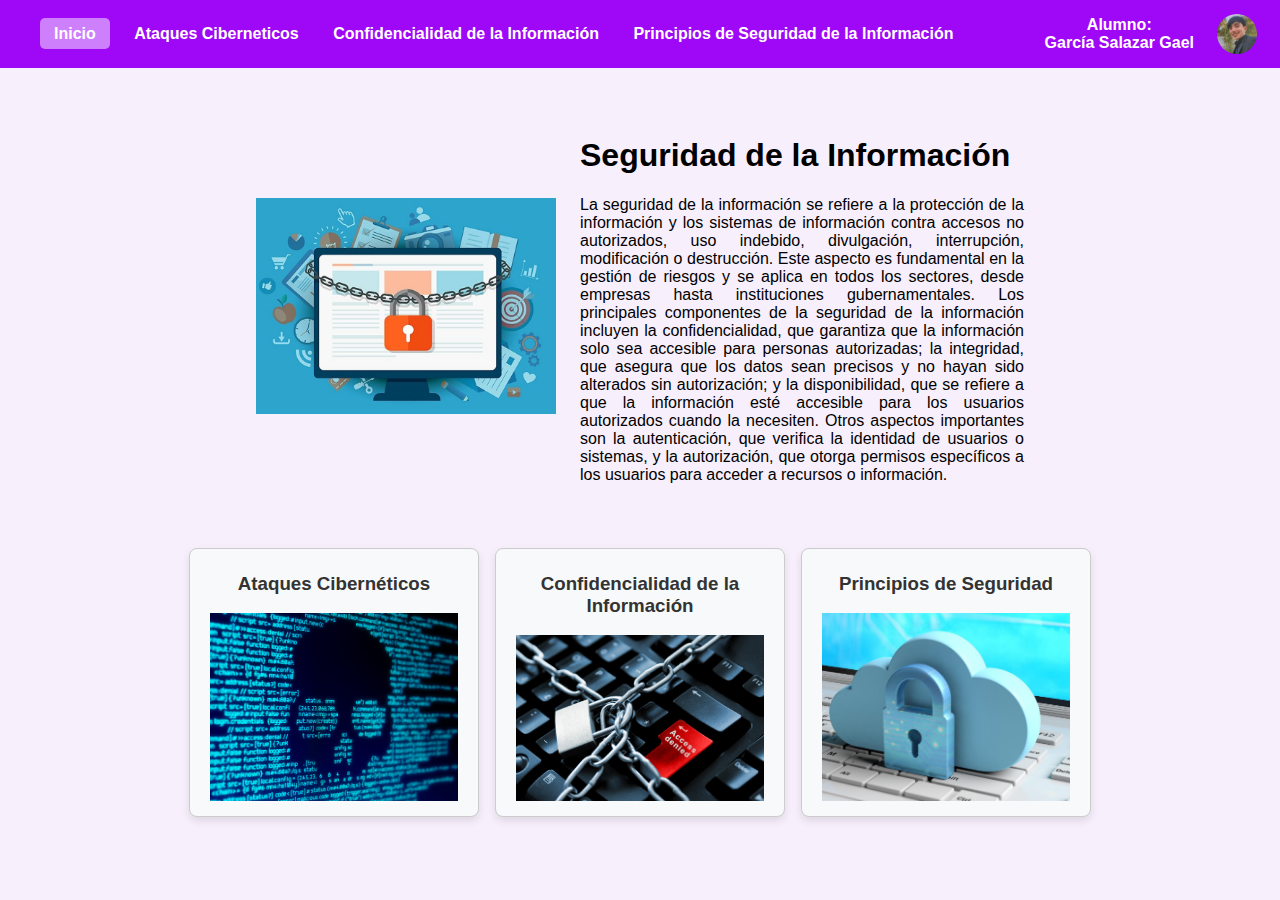
<file: index.html>
<!DOCTYPE html>
<html lang="en">
  <head>
    <meta charset="UTF-8" />
    <meta name="viewport" content="width=device-width, initial-scale=1.0" />
    <title>Seguridad de la Información</title>
    <link href="css/style.css" rel="stylesheet" />
    <link href="css/header.css" rel="stylesheet" />
    <link rel="icon" href="assets/favicon2.png" type="image/x-icon" />
  </head>
  <header id="navbar">
    <ul class="list">
      <li class="sections">
        <a href="index.html" class="button">Inicio</a>
        <a href="pages/cyber_attacks.html" class="link" id="attacksLink"
          >Ataques Ciberneticos</a
        >
        <a
          href="pages/information_confidentiality.html"
          class="link"
          id="confidentialityLink"
          >Confidencialidad de la Información</a
        >
        <a
          href="pages/information_security_principles.html"
          class="link"
          id="principlesLink"
          >Principios de Seguridad de la Información</a
        >
      </li>
      <li class="info">
        <p>
          Alumno: <br />

          García Salazar Gael
        </p>
        <img
          src="assets/profile.jpeg"
          alt="imagen del alumno"
          id="profile_image"
        />
      </li>
    </ul>
  </header>
  <body>
    <main class="info_block">
      <div class="image_container">
        <img
          src="assets/seguridad_infor.jpg"
          alt="Seguridad Informática"
          class="image"
        />
      </div>
      <div class="text_container">
        <h1 id="main_title">Seguridad de la Información</h1>
        <p class="text_info">
          La seguridad de la información se refiere a la protección de la
          información y los sistemas de información contra accesos no
          autorizados, uso indebido, divulgación, interrupción, modificación o
          destrucción. Este aspecto es fundamental en la gestión de riesgos y se
          aplica en todos los sectores, desde empresas hasta instituciones
          gubernamentales. Los principales componentes de la seguridad de la
          información incluyen la confidencialidad, que garantiza que la
          información solo sea accesible para personas autorizadas; la
          integridad, que asegura que los datos sean precisos y no hayan sido
          alterados sin autorización; y la disponibilidad, que se refiere a que
          la información esté accesible para los usuarios autorizados cuando la
          necesiten. Otros aspectos importantes son la autenticación, que
          verifica la identidad de usuarios o sistemas, y la autorización, que
          otorga permisos específicos a los usuarios para acceder a recursos o
          información.
        </p>
      </div>
    </main>
    <div class="cards_container">
      <a href="pages/cyber_attacks.html" class="card"
        ><h3>Ataques Cibernéticos</h3>
        <img src="assets/ataques_ciber.jpg" alt="" class="image_card"
      /></a>
      <a href="pages/information_confidentiality.html" class="card">
        <h3>Confidencialidad de la Información</h3>
        <img src="assets/confident_info.jpg" alt="" class="image_card"
      /></a>
      <a href="pages/information_security_principles.html" class="card">
        <h3>Principios de Seguridad</h3>
        <img src="assets/security_prin.webp" alt="" class="image_card"
      /></a>
    </div>
  </body>
</html>
</file>
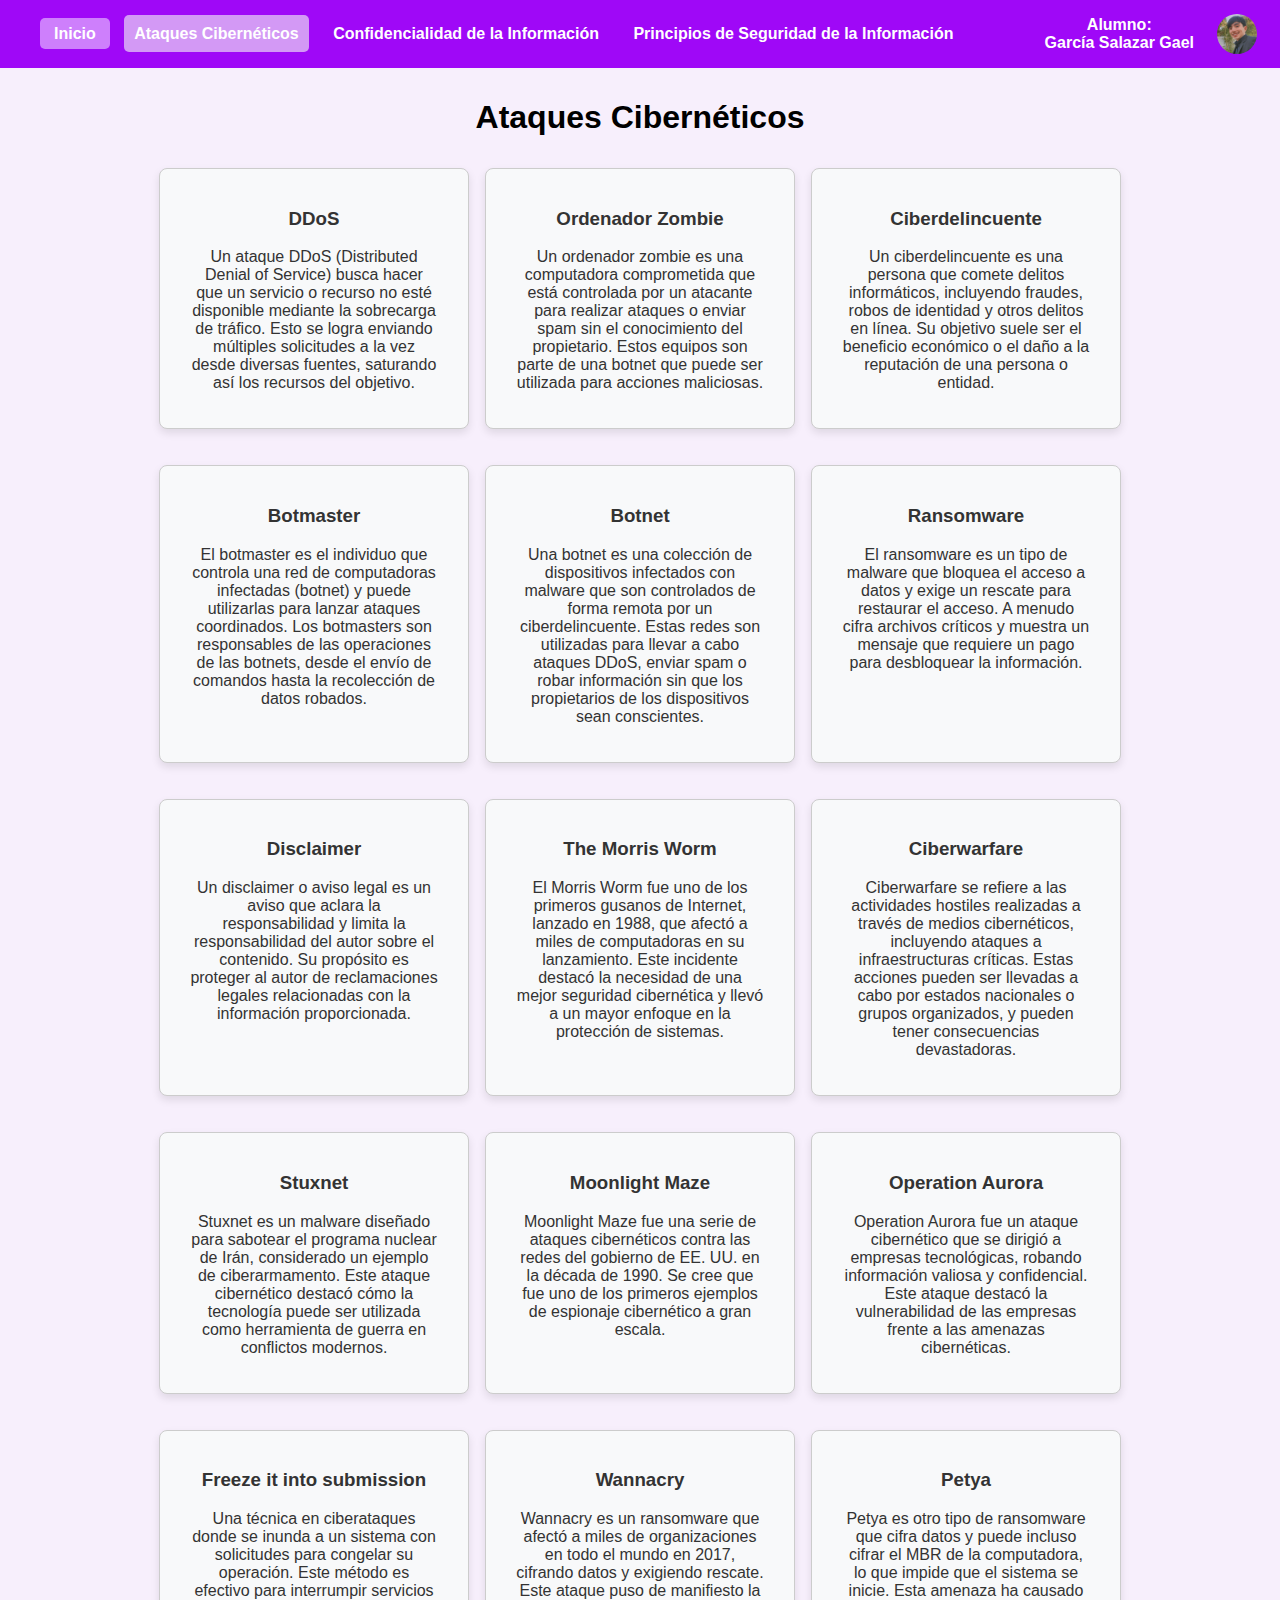
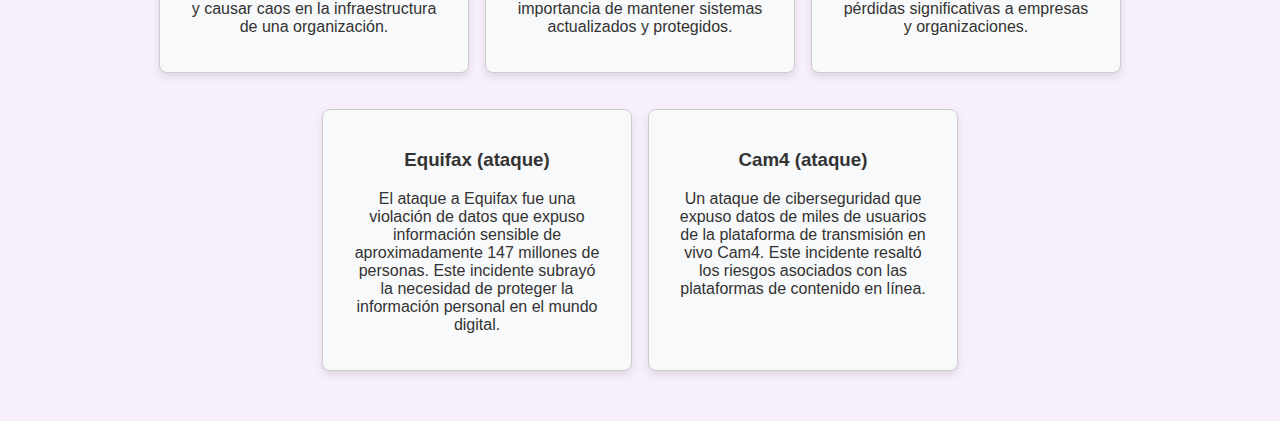
<file: pages/cyber_attacks.html>
<!DOCTYPE html>
<html lang="en">
  <head>
    <meta charset="UTF-8" />
    <meta name="viewport" content="width=device-width, initial-scale=1.0" />
    <title>Ataques Cibernéticos</title>
    <link href="../css/sections.css" rel="stylesheet" />
    <link href="../css/header.css" rel="stylesheet" />
    <link rel="icon" href="../assets/favicon2.png" type="image/x-icon" />
  </head>
  <header id="navbar">
    <ul class="list">
      <li class="sections">
        <a href="../index.html" class="button">Inicio</a>
        <a href="cyber_attacks.html" class="link" id="attacksLink"
          >Ataques Cibernéticos</a
        >
        <a
          href="information_confidentiality.html"
          class="link"
          id="confidentialityLink"
          >Confidencialidad de la Información</a
        >
        <a
          href="information_security_principles.html"
          class="link"
          id="principlesLink"
          >Principios de Seguridad de la Información</a
        >
      </li>
      <li class="info">
        <p>
          Alumno: <br />

          García Salazar Gael
        </p>
        <img
          src="../assets/profile.jpeg"
          alt="imagen del alumno"
          id="profile_image"
        />
      </li>
    </ul>
  </header>
  <body>
    <h1 id="title">Ataques Cibernéticos</h1>
    <div class="cards_container">
      <div class="card">
        <h3>DDoS</h3>
        <p>
          Un ataque DDoS (Distributed Denial of Service) busca hacer que un
          servicio o recurso no esté disponible mediante la sobrecarga de
          tráfico. Esto se logra enviando múltiples solicitudes a la vez desde
          diversas fuentes, saturando así los recursos del objetivo.
        </p>
      </div>

      <div class="card">
        <h3>Ordenador Zombie</h3>
        <p>
          Un ordenador zombie es una computadora comprometida que está
          controlada por un atacante para realizar ataques o enviar spam sin el
          conocimiento del propietario. Estos equipos son parte de una botnet
          que puede ser utilizada para acciones maliciosas.
        </p>
      </div>

      <div class="card">
        <h3>Ciberdelincuente</h3>
        <p>
          Un ciberdelincuente es una persona que comete delitos informáticos,
          incluyendo fraudes, robos de identidad y otros delitos en línea. Su
          objetivo suele ser el beneficio económico o el daño a la reputación de
          una persona o entidad.
        </p>
      </div>

      <div class="card">
        <h3>Botmaster</h3>
        <p>
          El botmaster es el individuo que controla una red de computadoras
          infectadas (botnet) y puede utilizarlas para lanzar ataques
          coordinados. Los botmasters son responsables de las operaciones de las
          botnets, desde el envío de comandos hasta la recolección de datos
          robados.
        </p>
      </div>

      <div class="card">
        <h3>Botnet</h3>
        <p>
          Una botnet es una colección de dispositivos infectados con malware que
          son controlados de forma remota por un ciberdelincuente. Estas redes
          son utilizadas para llevar a cabo ataques DDoS, enviar spam o robar
          información sin que los propietarios de los dispositivos sean
          conscientes.
        </p>
      </div>

      <div class="card">
        <h3>Ransomware</h3>
        <p>
          El ransomware es un tipo de malware que bloquea el acceso a datos y
          exige un rescate para restaurar el acceso. A menudo cifra archivos
          críticos y muestra un mensaje que requiere un pago para desbloquear la
          información.
        </p>
      </div>

      <div class="card">
        <h3>Disclaimer</h3>
        <p>
          Un disclaimer o aviso legal es un aviso que aclara la responsabilidad
          y limita la responsabilidad del autor sobre el contenido. Su propósito
          es proteger al autor de reclamaciones legales relacionadas con la
          información proporcionada.
        </p>
      </div>

      <div class="card">
        <h3>The Morris Worm</h3>
        <p>
          El Morris Worm fue uno de los primeros gusanos de Internet, lanzado en
          1988, que afectó a miles de computadoras en su lanzamiento. Este
          incidente destacó la necesidad de una mejor seguridad cibernética y
          llevó a un mayor enfoque en la protección de sistemas.
        </p>
      </div>

      <div class="card">
        <h3>Ciberwarfare</h3>
        <p>
          Ciberwarfare se refiere a las actividades hostiles realizadas a través
          de medios cibernéticos, incluyendo ataques a infraestructuras
          críticas. Estas acciones pueden ser llevadas a cabo por estados
          nacionales o grupos organizados, y pueden tener consecuencias
          devastadoras.
        </p>
      </div>

      <div class="card">
        <h3>Stuxnet</h3>
        <p>
          Stuxnet es un malware diseñado para sabotear el programa nuclear de
          Irán, considerado un ejemplo de ciberarmamento. Este ataque
          cibernético destacó cómo la tecnología puede ser utilizada como
          herramienta de guerra en conflictos modernos.
        </p>
      </div>

      <div class="card">
        <h3>Moonlight Maze</h3>
        <p>
          Moonlight Maze fue una serie de ataques cibernéticos contra las redes
          del gobierno de EE. UU. en la década de 1990. Se cree que fue uno de
          los primeros ejemplos de espionaje cibernético a gran escala.
        </p>
      </div>

      <div class="card">
        <h3>Operation Aurora</h3>
        <p>
          Operation Aurora fue un ataque cibernético que se dirigió a empresas
          tecnológicas, robando información valiosa y confidencial. Este ataque
          destacó la vulnerabilidad de las empresas frente a las amenazas
          cibernéticas.
        </p>
      </div>

      <div class="card">
        <h3>Freeze it into submission</h3>
        <p>
          Una técnica en ciberataques donde se inunda a un sistema con
          solicitudes para congelar su operación. Este método es efectivo para
          interrumpir servicios y causar caos en la infraestructura de una
          organización.
        </p>
      </div>

      <div class="card">
        <h3>Wannacry</h3>
        <p>
          Wannacry es un ransomware que afectó a miles de organizaciones en todo
          el mundo en 2017, cifrando datos y exigiendo rescate. Este ataque puso
          de manifiesto la importancia de mantener sistemas actualizados y
          protegidos.
        </p>
      </div>

      <div class="card">
        <h3>Petya</h3>
        <p>
          Petya es otro tipo de ransomware que cifra datos y puede incluso
          cifrar el MBR de la computadora, lo que impide que el sistema se
          inicie. Esta amenaza ha causado pérdidas significativas a empresas y
          organizaciones.
        </p>
      </div>

      <div class="card">
        <h3>Equifax (ataque)</h3>
        <p>
          El ataque a Equifax fue una violación de datos que expuso información
          sensible de aproximadamente 147 millones de personas. Este incidente
          subrayó la necesidad de proteger la información personal en el mundo
          digital.
        </p>
      </div>

      <div class="card">
        <h3>Cam4 (ataque)</h3>
        <p>
          Un ataque de ciberseguridad que expuso datos de miles de usuarios de
          la plataforma de transmisión en vivo Cam4. Este incidente resaltó los
          riesgos asociados con las plataformas de contenido en línea.
        </p>
      </div>
    </div>
    <script src="../js/script.js"></script>
  </body>
</html>
</file>
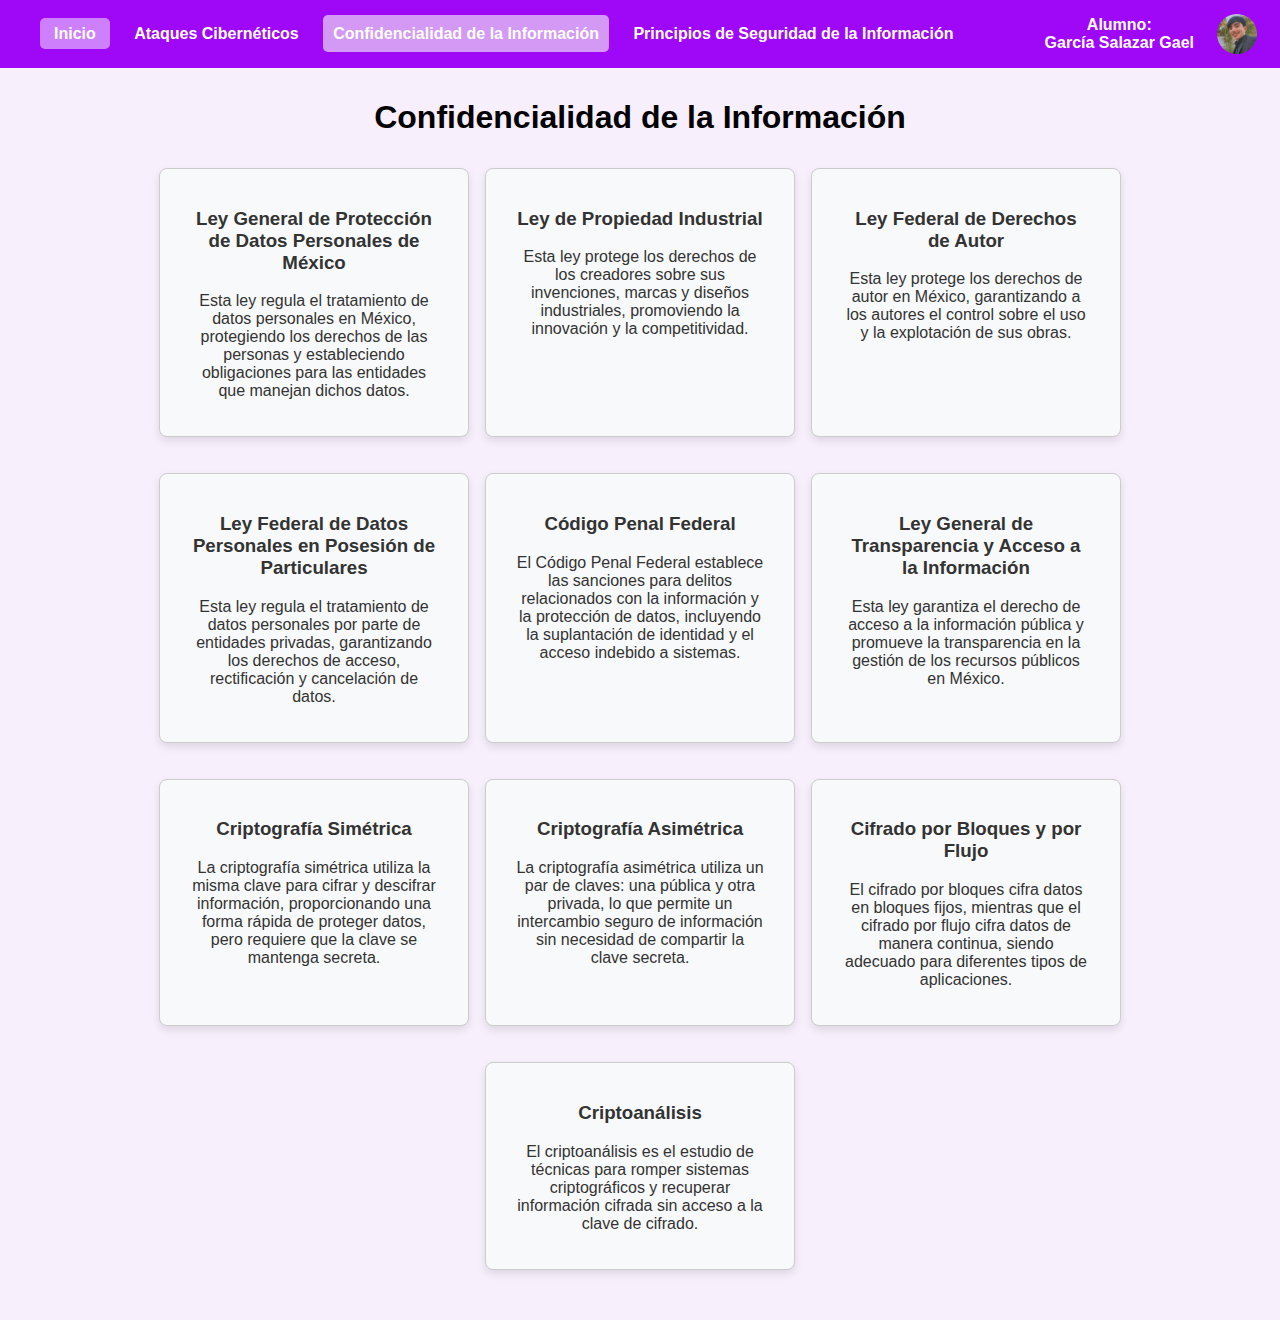
<file: pages/information_confidentiality.html>
<!DOCTYPE html>
<html lang="en">
  <head>
    <meta charset="UTF-8" />
    <meta name="viewport" content="width=device-width, initial-scale=1.0" />
    <title>Confidencialidad de la Información</title>
    <link href="../css/sections.css" rel="stylesheet" />
    <link href="../css/header.css" rel="stylesheet" />
    <link rel="icon" href="../assets/favicon2.png" type="image/x-icon" />
  </head>
  <header id="navbar">
    <ul class="list">
      <li class="sections">
        <a href="../index.html" class="button">Inicio</a>

        <a href="cyber_attacks.html" class="link" id="attacksLink"
          >Ataques Cibernéticos</a
        >
        <a
          href="information_confidentiality.html"
          class="link"
          id="confidentialityLink"
          >Confidencialidad de la Información</a
        >
        <a
          href="information_security_principles.html"
          class="link"
          id="principlesLink"
          >Principios de Seguridad de la Información</a
        >
      </li>
      <li class="info">
        <p>
          Alumno: <br />

          García Salazar Gael
        </p>
        <img
          src="../assets/profile.jpeg"
          alt="imagen del alumno"
          id="profile_image"
        />
      </li>
    </ul>
  </header>
  <body>
    <h1 id="title">Confidencialidad de la Información</h1>
    <div class="cards_container">
      <div class="card">
        <h3>Ley General de Protección de Datos Personales de México</h3>
        <p>
          Esta ley regula el tratamiento de datos personales en México,
          protegiendo los derechos de las personas y estableciendo obligaciones
          para las entidades que manejan dichos datos.
        </p>
      </div>

      <div class="card">
        <h3>Ley de Propiedad Industrial</h3>
        <p>
          Esta ley protege los derechos de los creadores sobre sus invenciones,
          marcas y diseños industriales, promoviendo la innovación y la
          competitividad.
        </p>
      </div>

      <div class="card">
        <h3>Ley Federal de Derechos de Autor</h3>
        <p>
          Esta ley protege los derechos de autor en México, garantizando a los
          autores el control sobre el uso y la explotación de sus obras.
        </p>
      </div>

      <div class="card">
        <h3>Ley Federal de Datos Personales en Posesión de Particulares</h3>
        <p>
          Esta ley regula el tratamiento de datos personales por parte de
          entidades privadas, garantizando los derechos de acceso, rectificación
          y cancelación de datos.
        </p>
      </div>

      <div class="card">
        <h3>Código Penal Federal</h3>
        <p>
          El Código Penal Federal establece las sanciones para delitos
          relacionados con la información y la protección de datos, incluyendo
          la suplantación de identidad y el acceso indebido a sistemas.
        </p>
      </div>

      <div class="card">
        <h3>Ley General de Transparencia y Acceso a la Información</h3>
        <p>
          Esta ley garantiza el derecho de acceso a la información pública y
          promueve la transparencia en la gestión de los recursos públicos en
          México.
        </p>
      </div>

      <div class="card">
        <h3>Criptografía Simétrica</h3>
        <p>
          La criptografía simétrica utiliza la misma clave para cifrar y
          descifrar información, proporcionando una forma rápida de proteger
          datos, pero requiere que la clave se mantenga secreta.
        </p>
      </div>

      <div class="card">
        <h3>Criptografía Asimétrica</h3>
        <p>
          La criptografía asimétrica utiliza un par de claves: una pública y
          otra privada, lo que permite un intercambio seguro de información sin
          necesidad de compartir la clave secreta.
        </p>
      </div>

      <div class="card">
        <h3>Cifrado por Bloques y por Flujo</h3>
        <p>
          El cifrado por bloques cifra datos en bloques fijos, mientras que el
          cifrado por flujo cifra datos de manera continua, siendo adecuado para
          diferentes tipos de aplicaciones.
        </p>
      </div>

      <div class="card">
        <h3>Criptoanálisis</h3>
        <p>
          El criptoanálisis es el estudio de técnicas para romper sistemas
          criptográficos y recuperar información cifrada sin acceso a la clave
          de cifrado.
        </p>
      </div>
    </div>
    <script src="../js/script.js"></script>
  </body>
</html>
</file>
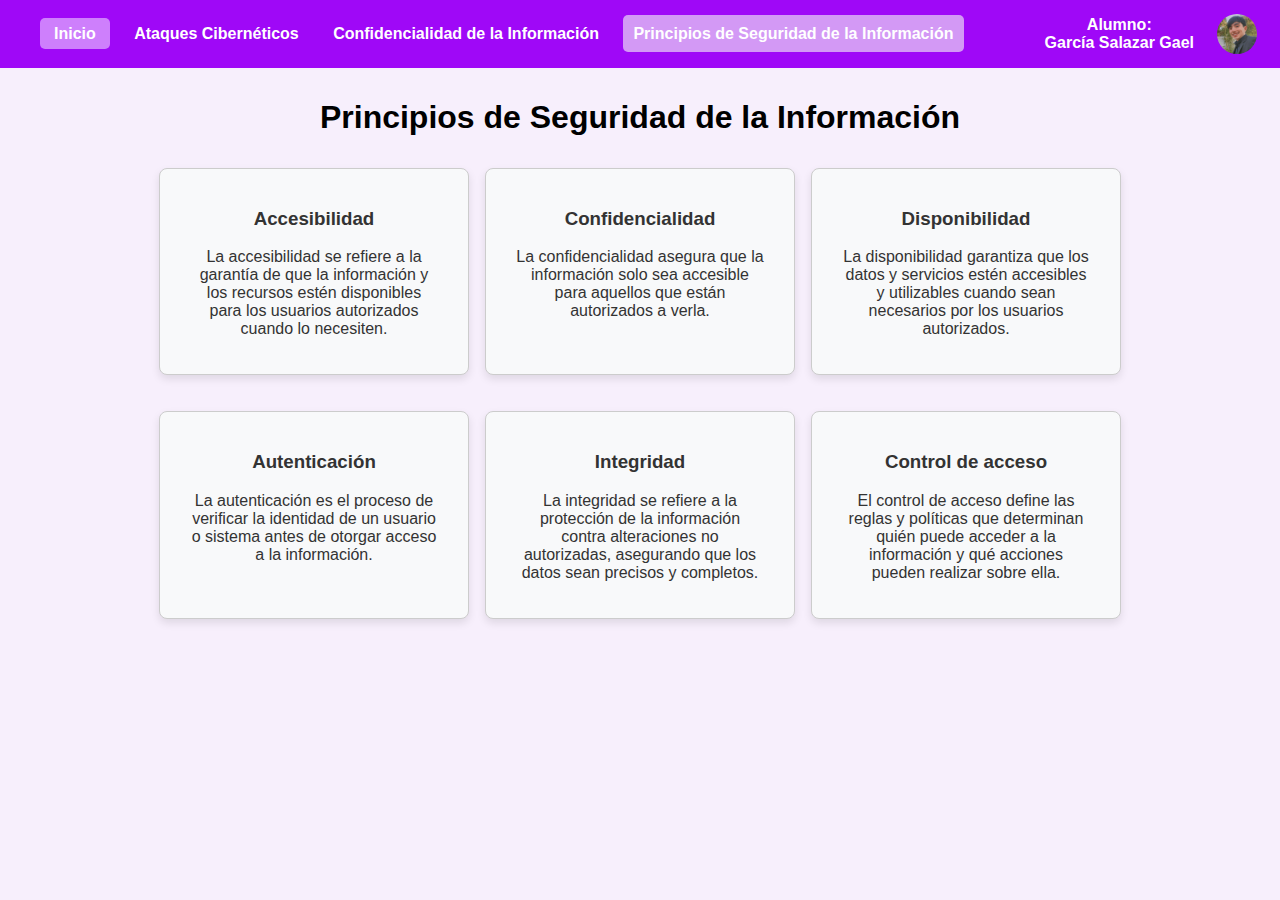
<file: pages/information_security_principles.html>
<!DOCTYPE html>
<html lang="en">
  <head>
    <meta charset="UTF-8" />
    <meta name="viewport" content="width=device-width, initial-scale=1.0" />
    <title>Principios de Seguridad de la Información</title>
    <link href="../css/sections.css" rel="stylesheet" />
    <link href="../css/header.css" rel="stylesheet" />
    <link rel="icon" href="../assets/favicon2.png" type="image/x-icon" />
  </head>
  <header id="navbar">
    <ul class="list">
      <li class="sections">
        <a href="../index.html" class="button">Inicio</a>

        <a href="cyber_attacks.html" class="link" id="attacksLink"
          >Ataques Cibernéticos</a
        >
        <a
          href="information_confidentiality.html"
          class="link"
          id="confidentialityLink"
          >Confidencialidad de la Información</a
        >
        <a
          href="information_security_principles.html"
          class="link"
          id="principlesLink"
          >Principios de Seguridad de la Información</a
        >
      </li>
      <li class="info">
        <p>
          Alumno: <br />

          García Salazar Gael
        </p>
        <img
          src="../assets/profile.jpeg"
          alt="imagen del alumno"
          id="profile_image"
        />
      </li>
    </ul>
  </header>
  <body>
    <h1 id="title">Principios de Seguridad de la Información</h1>
    <div class="cards_container">
      <div class="card">
        <h3>Accesibilidad</h3>
        <p>
          La accesibilidad se refiere a la garantía de que la información y los
          recursos estén disponibles para los usuarios autorizados cuando lo
          necesiten.
        </p>
      </div>

      <div class="card">
        <h3>Confidencialidad</h3>
        <p>
          La confidencialidad asegura que la información solo sea accesible para
          aquellos que están autorizados a verla.
        </p>
      </div>

      <div class="card">
        <h3>Disponibilidad</h3>
        <p>
          La disponibilidad garantiza que los datos y servicios estén accesibles
          y utilizables cuando sean necesarios por los usuarios autorizados.
        </p>
      </div>

      <div class="card">
        <h3>Autenticación</h3>
        <p>
          La autenticación es el proceso de verificar la identidad de un usuario
          o sistema antes de otorgar acceso a la información.
        </p>
      </div>

      <div class="card">
        <h3>Integridad</h3>
        <p>
          La integridad se refiere a la protección de la información contra
          alteraciones no autorizadas, asegurando que los datos sean precisos y
          completos.
        </p>
      </div>

      <div class="card">
        <h3>Control de acceso</h3>
        <p>
          El control de acceso define las reglas y políticas que determinan
          quién puede acceder a la información y qué acciones pueden realizar
          sobre ella.
        </p>
      </div>
    </div>
    <script src="../js/script.js"></script>
  </body>
</html>
</file>
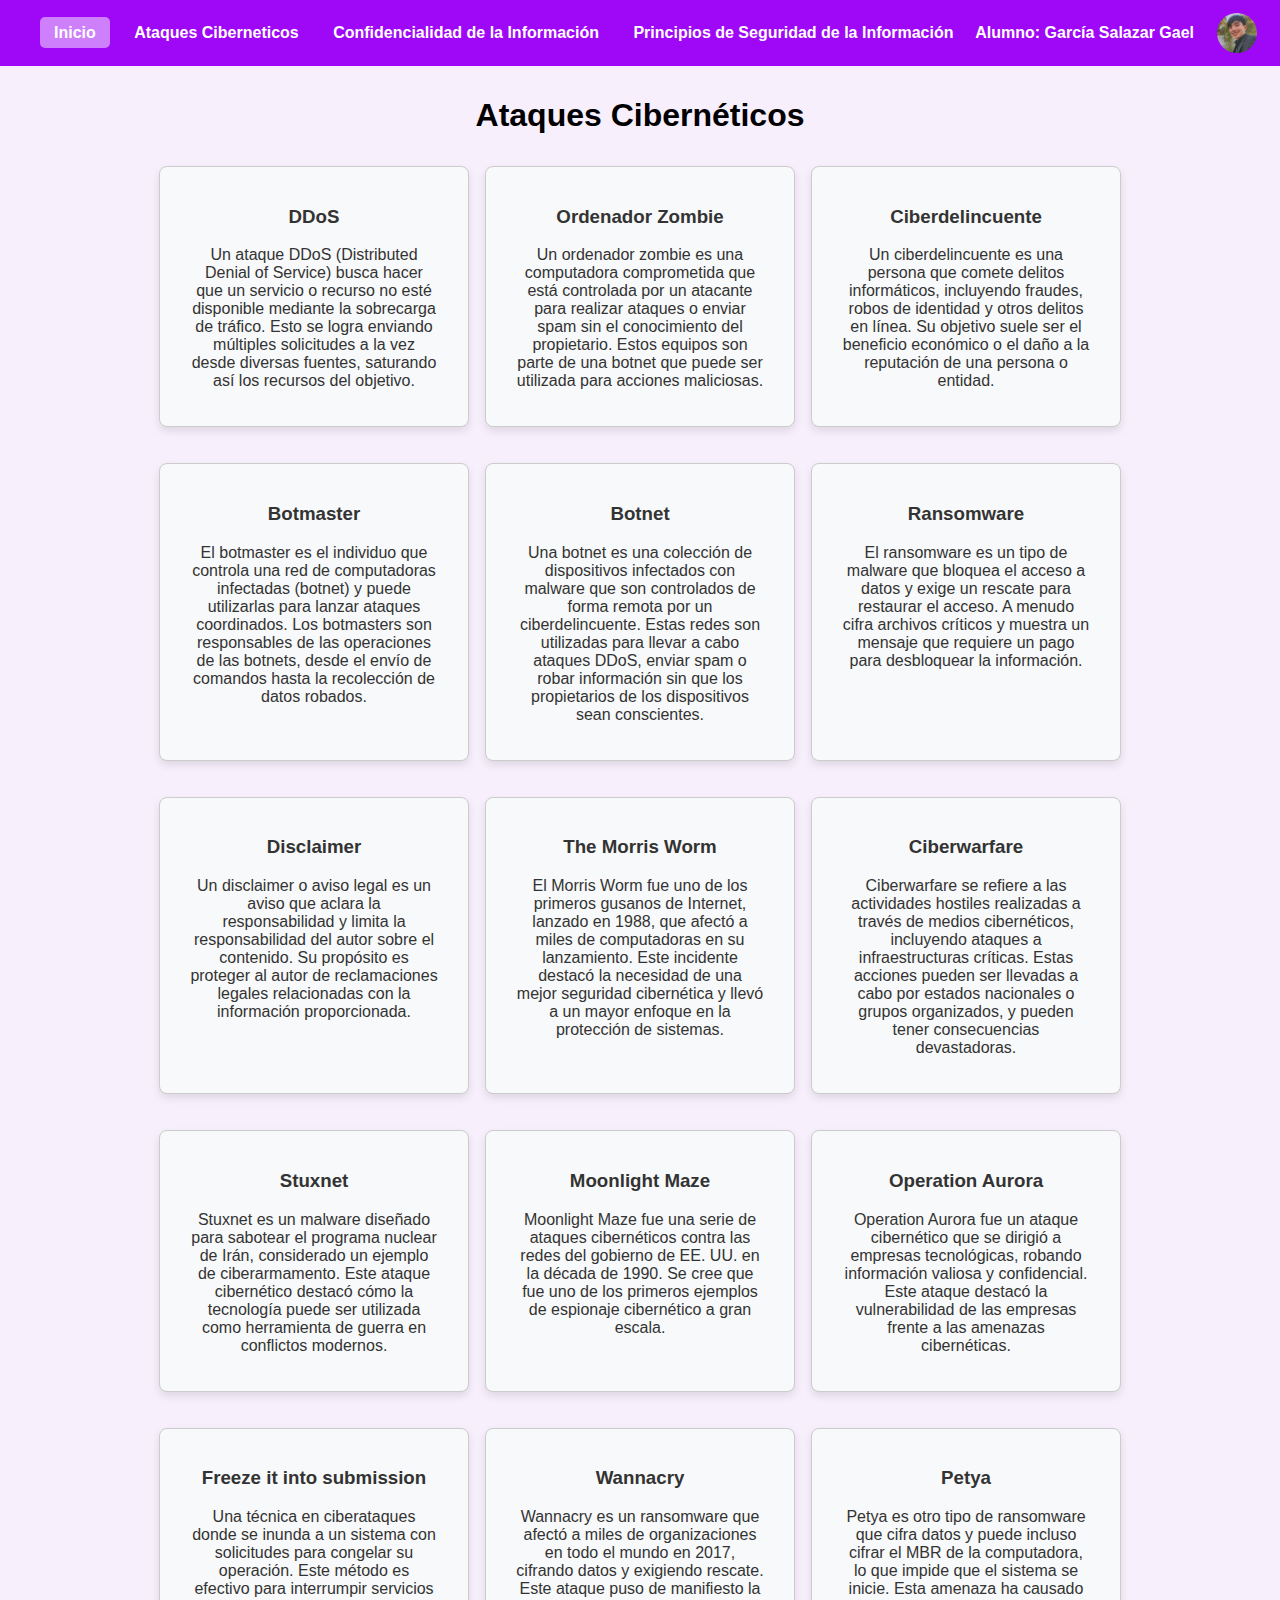
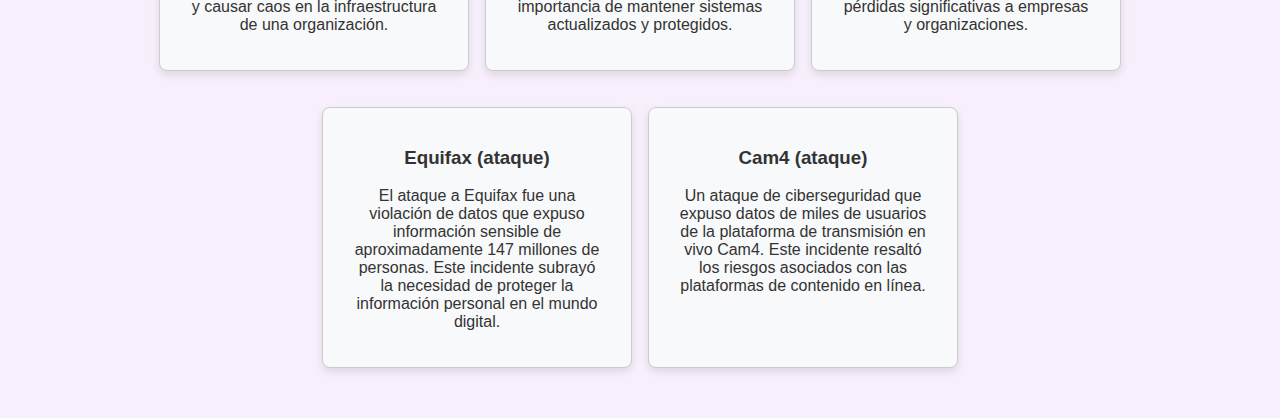
<file: pages/section_1.html>
<!DOCTYPE html>
<html lang="en">
  <head>
    <meta charset="UTF-8" />
    <meta name="viewport" content="width=device-width, initial-scale=1.0" />
    <title>Ataques Cibernéticos</title>
    <link href="../css/sections.css" rel="stylesheet" />
    <link href="../css/header.css" rel="stylesheet" />
    <link rel="icon" href="../assets/favicon2.png" type="image/x-icon" />
  </head>
  <header id="navbar">
    <ul class="list">
      <li class="sections">
        <a href="../index.html" class="button">Inicio</a>
        <a href="section_1.html" class="link" id="attacksLink"
          >Ataques Ciberneticos</a
        >
        <a href="section_2.html" class="link" id="confidentialityLink"
          >Confidencialidad de la Información</a
        >
        <a href="section_3.html" class="link" id="principlesLink"
          >Principios de Seguridad de la Información</a
        >
      </li>
      <li class="info">
        Alumno: García Salazar Gael
        <img
          src="../assets/profile.jpeg"
          alt="imagen del alumno"
          id="profile_image"
        />
      </li>
    </ul>
  </header>
  <body>
    <h1 id="title">Ataques Cibernéticos</h1>
    <div class="cards_container">
      <div class="card">
        <h3>DDoS</h3>
        <p>
          Un ataque DDoS (Distributed Denial of Service) busca hacer que un
          servicio o recurso no esté disponible mediante la sobrecarga de
          tráfico. Esto se logra enviando múltiples solicitudes a la vez desde
          diversas fuentes, saturando así los recursos del objetivo.
        </p>
      </div>

      <div class="card">
        <h3>Ordenador Zombie</h3>
        <p>
          Un ordenador zombie es una computadora comprometida que está
          controlada por un atacante para realizar ataques o enviar spam sin el
          conocimiento del propietario. Estos equipos son parte de una botnet
          que puede ser utilizada para acciones maliciosas.
        </p>
      </div>

      <div class="card">
        <h3>Ciberdelincuente</h3>
        <p>
          Un ciberdelincuente es una persona que comete delitos informáticos,
          incluyendo fraudes, robos de identidad y otros delitos en línea. Su
          objetivo suele ser el beneficio económico o el daño a la reputación de
          una persona o entidad.
        </p>
      </div>

      <div class="card">
        <h3>Botmaster</h3>
        <p>
          El botmaster es el individuo que controla una red de computadoras
          infectadas (botnet) y puede utilizarlas para lanzar ataques
          coordinados. Los botmasters son responsables de las operaciones de las
          botnets, desde el envío de comandos hasta la recolección de datos
          robados.
        </p>
      </div>

      <div class="card">
        <h3>Botnet</h3>
        <p>
          Una botnet es una colección de dispositivos infectados con malware que
          son controlados de forma remota por un ciberdelincuente. Estas redes
          son utilizadas para llevar a cabo ataques DDoS, enviar spam o robar
          información sin que los propietarios de los dispositivos sean
          conscientes.
        </p>
      </div>

      <div class="card">
        <h3>Ransomware</h3>
        <p>
          El ransomware es un tipo de malware que bloquea el acceso a datos y
          exige un rescate para restaurar el acceso. A menudo cifra archivos
          críticos y muestra un mensaje que requiere un pago para desbloquear la
          información.
        </p>
      </div>

      <div class="card">
        <h3>Disclaimer</h3>
        <p>
          Un disclaimer o aviso legal es un aviso que aclara la responsabilidad
          y limita la responsabilidad del autor sobre el contenido. Su propósito
          es proteger al autor de reclamaciones legales relacionadas con la
          información proporcionada.
        </p>
      </div>

      <div class="card">
        <h3>The Morris Worm</h3>
        <p>
          El Morris Worm fue uno de los primeros gusanos de Internet, lanzado en
          1988, que afectó a miles de computadoras en su lanzamiento. Este
          incidente destacó la necesidad de una mejor seguridad cibernética y
          llevó a un mayor enfoque en la protección de sistemas.
        </p>
      </div>

      <div class="card">
        <h3>Ciberwarfare</h3>
        <p>
          Ciberwarfare se refiere a las actividades hostiles realizadas a través
          de medios cibernéticos, incluyendo ataques a infraestructuras
          críticas. Estas acciones pueden ser llevadas a cabo por estados
          nacionales o grupos organizados, y pueden tener consecuencias
          devastadoras.
        </p>
      </div>

      <div class="card">
        <h3>Stuxnet</h3>
        <p>
          Stuxnet es un malware diseñado para sabotear el programa nuclear de
          Irán, considerado un ejemplo de ciberarmamento. Este ataque
          cibernético destacó cómo la tecnología puede ser utilizada como
          herramienta de guerra en conflictos modernos.
        </p>
      </div>

      <div class="card">
        <h3>Moonlight Maze</h3>
        <p>
          Moonlight Maze fue una serie de ataques cibernéticos contra las redes
          del gobierno de EE. UU. en la década de 1990. Se cree que fue uno de
          los primeros ejemplos de espionaje cibernético a gran escala.
        </p>
      </div>

      <div class="card">
        <h3>Operation Aurora</h3>
        <p>
          Operation Aurora fue un ataque cibernético que se dirigió a empresas
          tecnológicas, robando información valiosa y confidencial. Este ataque
          destacó la vulnerabilidad de las empresas frente a las amenazas
          cibernéticas.
        </p>
      </div>

      <div class="card">
        <h3>Freeze it into submission</h3>
        <p>
          Una técnica en ciberataques donde se inunda a un sistema con
          solicitudes para congelar su operación. Este método es efectivo para
          interrumpir servicios y causar caos en la infraestructura de una
          organización.
        </p>
      </div>

      <div class="card">
        <h3>Wannacry</h3>
        <p>
          Wannacry es un ransomware que afectó a miles de organizaciones en todo
          el mundo en 2017, cifrando datos y exigiendo rescate. Este ataque puso
          de manifiesto la importancia de mantener sistemas actualizados y
          protegidos.
        </p>
      </div>

      <div class="card">
        <h3>Petya</h3>
        <p>
          Petya es otro tipo de ransomware que cifra datos y puede incluso
          cifrar el MBR de la computadora, lo que impide que el sistema se
          inicie. Esta amenaza ha causado pérdidas significativas a empresas y
          organizaciones.
        </p>
      </div>

      <div class="card">
        <h3>Equifax (ataque)</h3>
        <p>
          El ataque a Equifax fue una violación de datos que expuso información
          sensible de aproximadamente 147 millones de personas. Este incidente
          subrayó la necesidad de proteger la información personal en el mundo
          digital.
        </p>
      </div>

      <div class="card">
        <h3>Cam4 (ataque)</h3>
        <p>
          Un ataque de ciberseguridad que expuso datos de miles de usuarios de
          la plataforma de transmisión en vivo Cam4. Este incidente resaltó los
          riesgos asociados con las plataformas de contenido en línea.
        </p>
      </div>
    </div>
    <script src="../js/script.js"></script>
  </body>
</html>
</file>
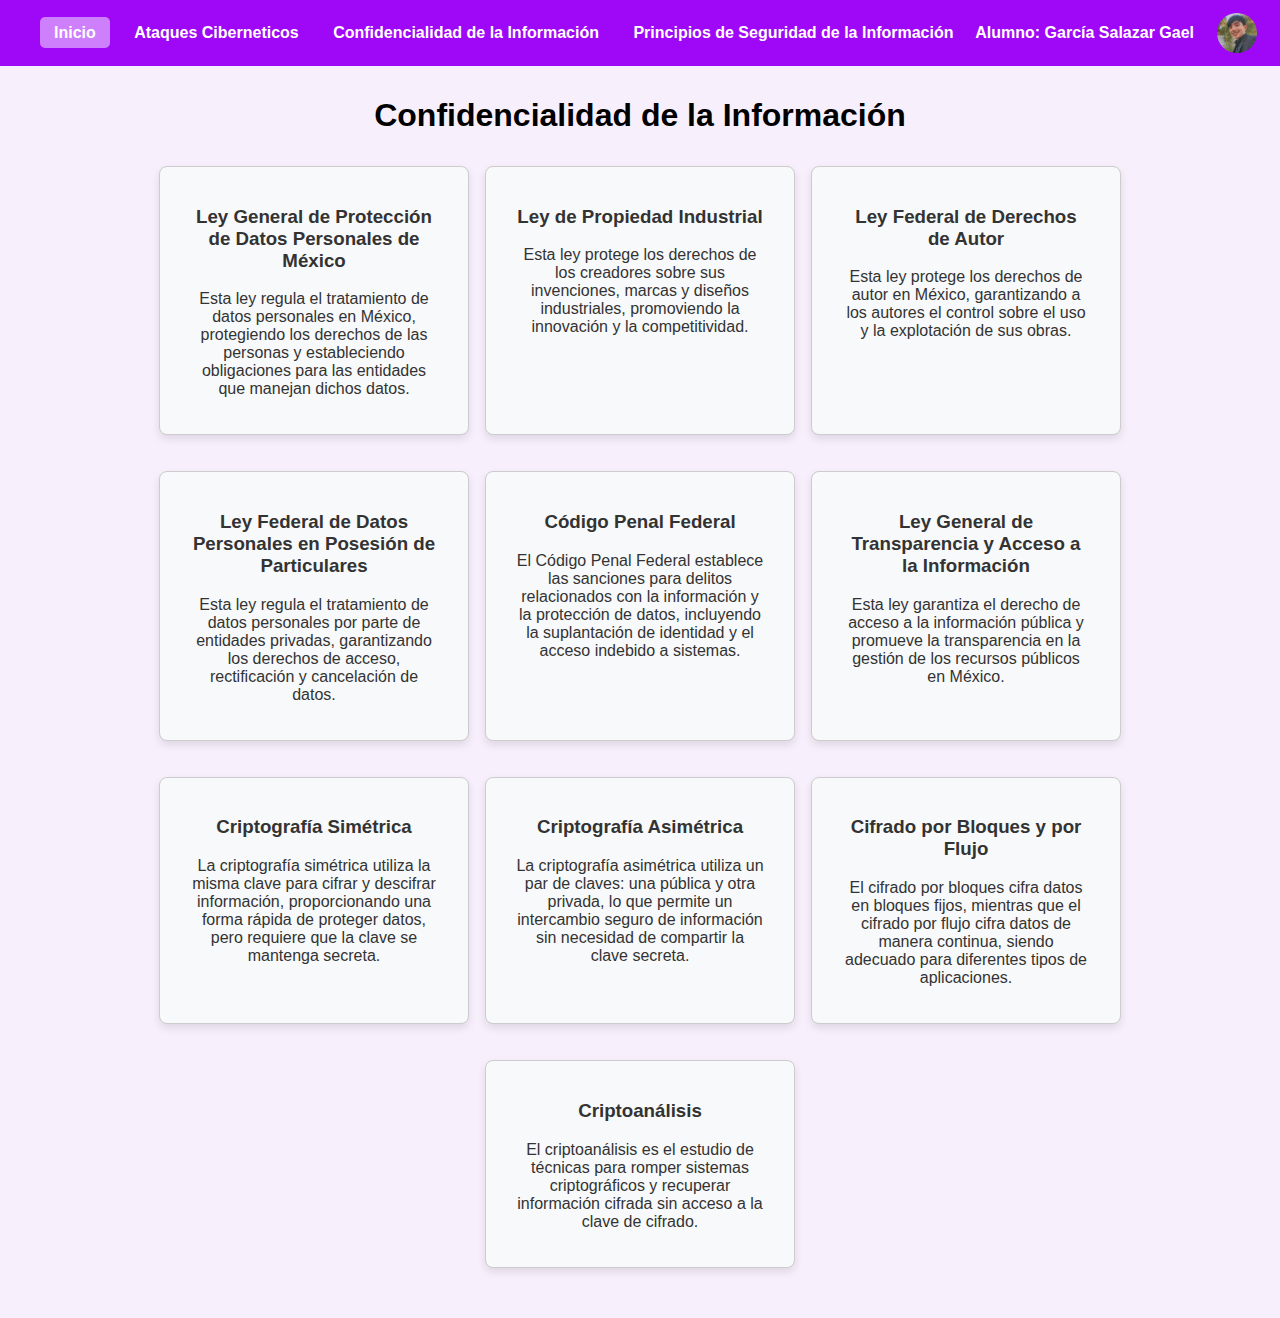
<file: pages/section_2.html>
<!DOCTYPE html>
<html lang="en">
  <head>
    <meta charset="UTF-8" />
    <meta name="viewport" content="width=device-width, initial-scale=1.0" />
    <title>Confidencialidad de la Información</title>
    <link href="../css/sections.css" rel="stylesheet" />
    <link href="../css/header.css" rel="stylesheet" />
    <link rel="icon" href="../assets/favicon2.png" type="image/x-icon" />
  </head>
  <header id="navbar">
    <ul class="list">
      <li class="sections">
        <a href="../index.html" class="button">Inicio</a>
        <a href="section_1.html" class="link" id="attacksLink"
          >Ataques Ciberneticos</a
        >
        <a href="section_2.html" class="link" id="confidentialityLink"
          >Confidencialidad de la Información</a
        >
        <a href="section_3.html" class="link" id="principlesLink"
          >Principios de Seguridad de la Información</a
        >
      </li>
      <li class="info">
        Alumno: García Salazar Gael
        <img
          src="../assets/profile.jpeg"
          alt="imagen del alumno"
          id="profile_image"
        />
      </li>
    </ul>
  </header>
  <body>
    <h1 id="title">Confidencialidad de la Información</h1>
    <div class="cards_container">
      <div class="card">
        <h3>Ley General de Protección de Datos Personales de México</h3>
        <p>
          Esta ley regula el tratamiento de datos personales en México,
          protegiendo los derechos de las personas y estableciendo obligaciones
          para las entidades que manejan dichos datos.
        </p>
      </div>

      <div class="card">
        <h3>Ley de Propiedad Industrial</h3>
        <p>
          Esta ley protege los derechos de los creadores sobre sus invenciones,
          marcas y diseños industriales, promoviendo la innovación y la
          competitividad.
        </p>
      </div>

      <div class="card">
        <h3>Ley Federal de Derechos de Autor</h3>
        <p>
          Esta ley protege los derechos de autor en México, garantizando a los
          autores el control sobre el uso y la explotación de sus obras.
        </p>
      </div>

      <div class="card">
        <h3>Ley Federal de Datos Personales en Posesión de Particulares</h3>
        <p>
          Esta ley regula el tratamiento de datos personales por parte de
          entidades privadas, garantizando los derechos de acceso, rectificación
          y cancelación de datos.
        </p>
      </div>

      <div class="card">
        <h3>Código Penal Federal</h3>
        <p>
          El Código Penal Federal establece las sanciones para delitos
          relacionados con la información y la protección de datos, incluyendo
          la suplantación de identidad y el acceso indebido a sistemas.
        </p>
      </div>

      <div class="card">
        <h3>Ley General de Transparencia y Acceso a la Información</h3>
        <p>
          Esta ley garantiza el derecho de acceso a la información pública y
          promueve la transparencia en la gestión de los recursos públicos en
          México.
        </p>
      </div>

      <div class="card">
        <h3>Criptografía Simétrica</h3>
        <p>
          La criptografía simétrica utiliza la misma clave para cifrar y
          descifrar información, proporcionando una forma rápida de proteger
          datos, pero requiere que la clave se mantenga secreta.
        </p>
      </div>

      <div class="card">
        <h3>Criptografía Asimétrica</h3>
        <p>
          La criptografía asimétrica utiliza un par de claves: una pública y
          otra privada, lo que permite un intercambio seguro de información sin
          necesidad de compartir la clave secreta.
        </p>
      </div>

      <div class="card">
        <h3>Cifrado por Bloques y por Flujo</h3>
        <p>
          El cifrado por bloques cifra datos en bloques fijos, mientras que el
          cifrado por flujo cifra datos de manera continua, siendo adecuado para
          diferentes tipos de aplicaciones.
        </p>
      </div>

      <div class="card">
        <h3>Criptoanálisis</h3>
        <p>
          El criptoanálisis es el estudio de técnicas para romper sistemas
          criptográficos y recuperar información cifrada sin acceso a la clave
          de cifrado.
        </p>
      </div>
    </div>
    <script src="../js/script.js"></script>
  </body>
</html>
</file>
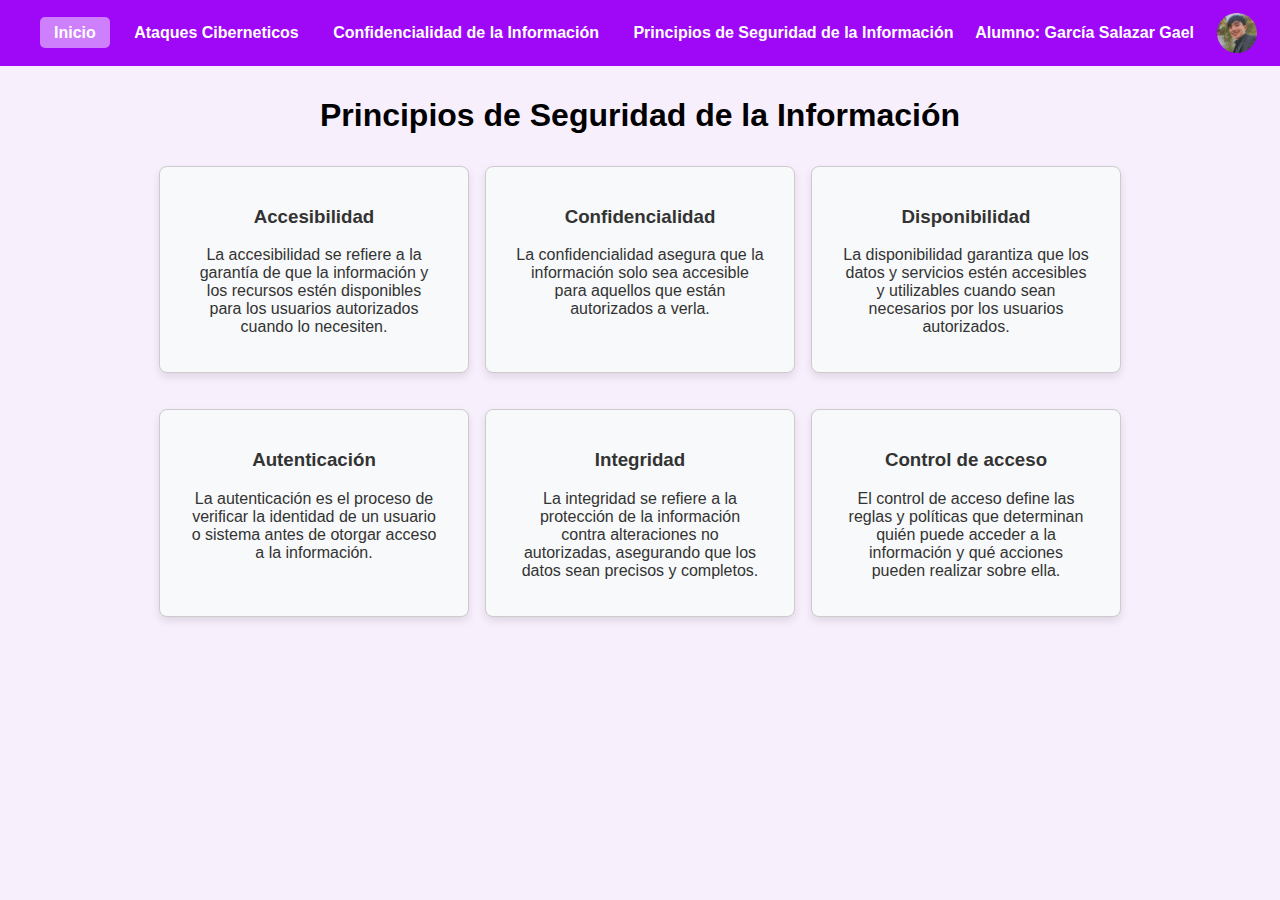
<file: pages/section_3.html>
<!DOCTYPE html>
<html lang="en">
  <head>
    <meta charset="UTF-8" />
    <meta name="viewport" content="width=device-width, initial-scale=1.0" />
    <title>Principios de Seguridad de la Información</title>
    <link href="../css/sections.css" rel="stylesheet" />
    <link href="../css/header.css" rel="stylesheet" />
    <link rel="icon" href="../assets/favicon2.png" type="image/x-icon" />
  </head>
  <header id="navbar">
    <ul class="list">
      <li class="sections">
        <a href="../index.html" class="button">Inicio</a>
        <a href="section_1.html" class="link" id="attacksLink"
          >Ataques Ciberneticos</a
        >
        <a href="section_2.html" class="link" id="confidentialityLink"
          >Confidencialidad de la Información</a
        >
        <a href="section_3.html" class="link" id="principlesLink"
          >Principios de Seguridad de la Información</a
        >
      </li>
      <li class="info">
        Alumno: García Salazar Gael
        <img
          src="../assets/profile.jpeg"
          alt="imagen del alumno"
          id="profile_image"
        />
      </li>
    </ul>
  </header>
  <body>
    <h1 id="title">Principios de Seguridad de la Información</h1>
    <div class="cards_container">
      <div class="card">
        <h3>Accesibilidad</h3>
        <p>
          La accesibilidad se refiere a la garantía de que la información y los
          recursos estén disponibles para los usuarios autorizados cuando lo
          necesiten.
        </p>
      </div>

      <div class="card">
        <h3>Confidencialidad</h3>
        <p>
          La confidencialidad asegura que la información solo sea accesible para
          aquellos que están autorizados a verla.
        </p>
      </div>

      <div class="card">
        <h3>Disponibilidad</h3>
        <p>
          La disponibilidad garantiza que los datos y servicios estén accesibles
          y utilizables cuando sean necesarios por los usuarios autorizados.
        </p>
      </div>

      <div class="card">
        <h3>Autenticación</h3>
        <p>
          La autenticación es el proceso de verificar la identidad de un usuario
          o sistema antes de otorgar acceso a la información.
        </p>
      </div>

      <div class="card">
        <h3>Integridad</h3>
        <p>
          La integridad se refiere a la protección de la información contra
          alteraciones no autorizadas, asegurando que los datos sean precisos y
          completos.
        </p>
      </div>

      <div class="card">
        <h3>Control de acceso</h3>
        <p>
          El control de acceso define las reglas y políticas que determinan
          quién puede acceder a la información y qué acciones pueden realizar
          sobre ella.
        </p>
      </div>
    </div>
    <script src="../js/script.js"></script>
  </body>
</html>
</file>
<file: css/style.css>
.info_block {
  display: flex;
  align-items: center;
  gap: 24px;
  width: 60%;
  height: auto;
  margin: 3rem auto;
}

.image {
  width: 300px;
  height: auto;
}

.text_container {
  text-align: justify;
}

.cards_container {
  display: flex;
  align-items: center;
  justify-content: center;
  gap: 16px;
  margin: 20px;
  align-items: stretch;
  padding-bottom: 30px;
}

.card {
  background-color: #f8f9fa;
  border: 1px solid #ccc;
  border-radius: 8px;
  padding: 5px 20px;
  width: 20%;
  text-align: center;
  text-decoration: none;
  color: #333;
  box-shadow: 0 4px 8px rgba(0, 0, 0, 0.1);
  transition: transform 0.2s, box-shadow 0.2s;
  display: flex; /* Permite que el contenido de la tarjeta se alinee */
  flex-direction: column; /* Coloca el título y la imagen en columnas */
}

.image_card {
  width: 100%; /* Ajusta el ancho de la imagen al 100% del contenedor */
  height: auto; /* Mantiene la proporción de la imagen */
  flex-grow: 1; /* Permite que la imagen ocupe el espacio restante */
  object-fit: cover; /* Asegura que la imagen se recorte pero no se deforme */
  margin-bottom: 10px;
}

.card:hover {
  box-shadow: 0 6px 12px rgba(0, 0, 0, 0.2);
  transform: translateY(-2px);
}
</file>
<file: css/header.css>
html,
body {
  margin: 0;
  padding: 0;
  box-sizing: border-box;
  height: 100%;
  font-family: Arial, Helvetica, sans-serif;
  background-color: #f7effc;
}

#navbar {
  background-color: #9f08f7;
  color: white;
  width: 100%;
  padding: 0;
  box-sizing: border-box;
  margin: 0;
  font-weight: bold;
}

.list {
  display: flex;
  justify-content: space-between;
  align-items: center;
  list-style-type: none;
  margin: 0;
}

.sections a {
  margin-right: 10px;
  text-decoration: none;
}

.info {
  display: flex;
  align-items: center;
  text-align: center;
}

.info img {
  margin-left: 20px;
  width: 40px;
  height: auto;
}

.button {
  text-decoration: none;
  background-color: #ce7ffc;
  padding: 7px 14px;
  border-radius: 5px;
  transition: all 0.3s ease;
  color: white;
}

.button:hover {
  background-color: #ddaff8;
  transform: scale(1.05);
}

.link {
  text-decoration: none;
  color: white;
  padding: 10px 10px;
  transition: all 0.25s ease;
  border-radius: 5px;
}

.link:hover {
  background-color: #d399f5;
  transform: scale(1.05);
}

#profile_image {
  border-radius: 30px;
  padding: 0.5rem;
  margin: 5px 15px 5px 15px;
}

#main_title {
  text-align: left;
}

.link.active {
  background-color: #d399f5; /* Color que se usará cuando esté activo */
  transform: scale(1.05); /* Escala para un efecto similar al hover */
}
</file>
<file: css/sections.css>
#title {
  text-align: center;
  padding: 10px 0;
}

.cards_container {
  display: flex;
  flex-wrap: wrap;
  justify-content: center;
  gap: 16px;
  margin: 20px;
  padding-bottom: 30px;
}

.card {
  background-color: #f8f9fa;
  border: 1px solid #ccc;
  border-radius: 8px;
  padding: 20px 30px;
  width: 20%;
  height: auto;
  color: #333;
  box-shadow: 0 4px 8px rgba(0, 0, 0, 0.1);
  transition: transform 0.2s, box-shadow 0.2s;
  margin-bottom: 20px;
  text-align: center;
}

.card:hover {
  box-shadow: 0 6px 12px rgba(0, 0, 0, 0.2);
  transform: translateY(-2px);
}
</file>
